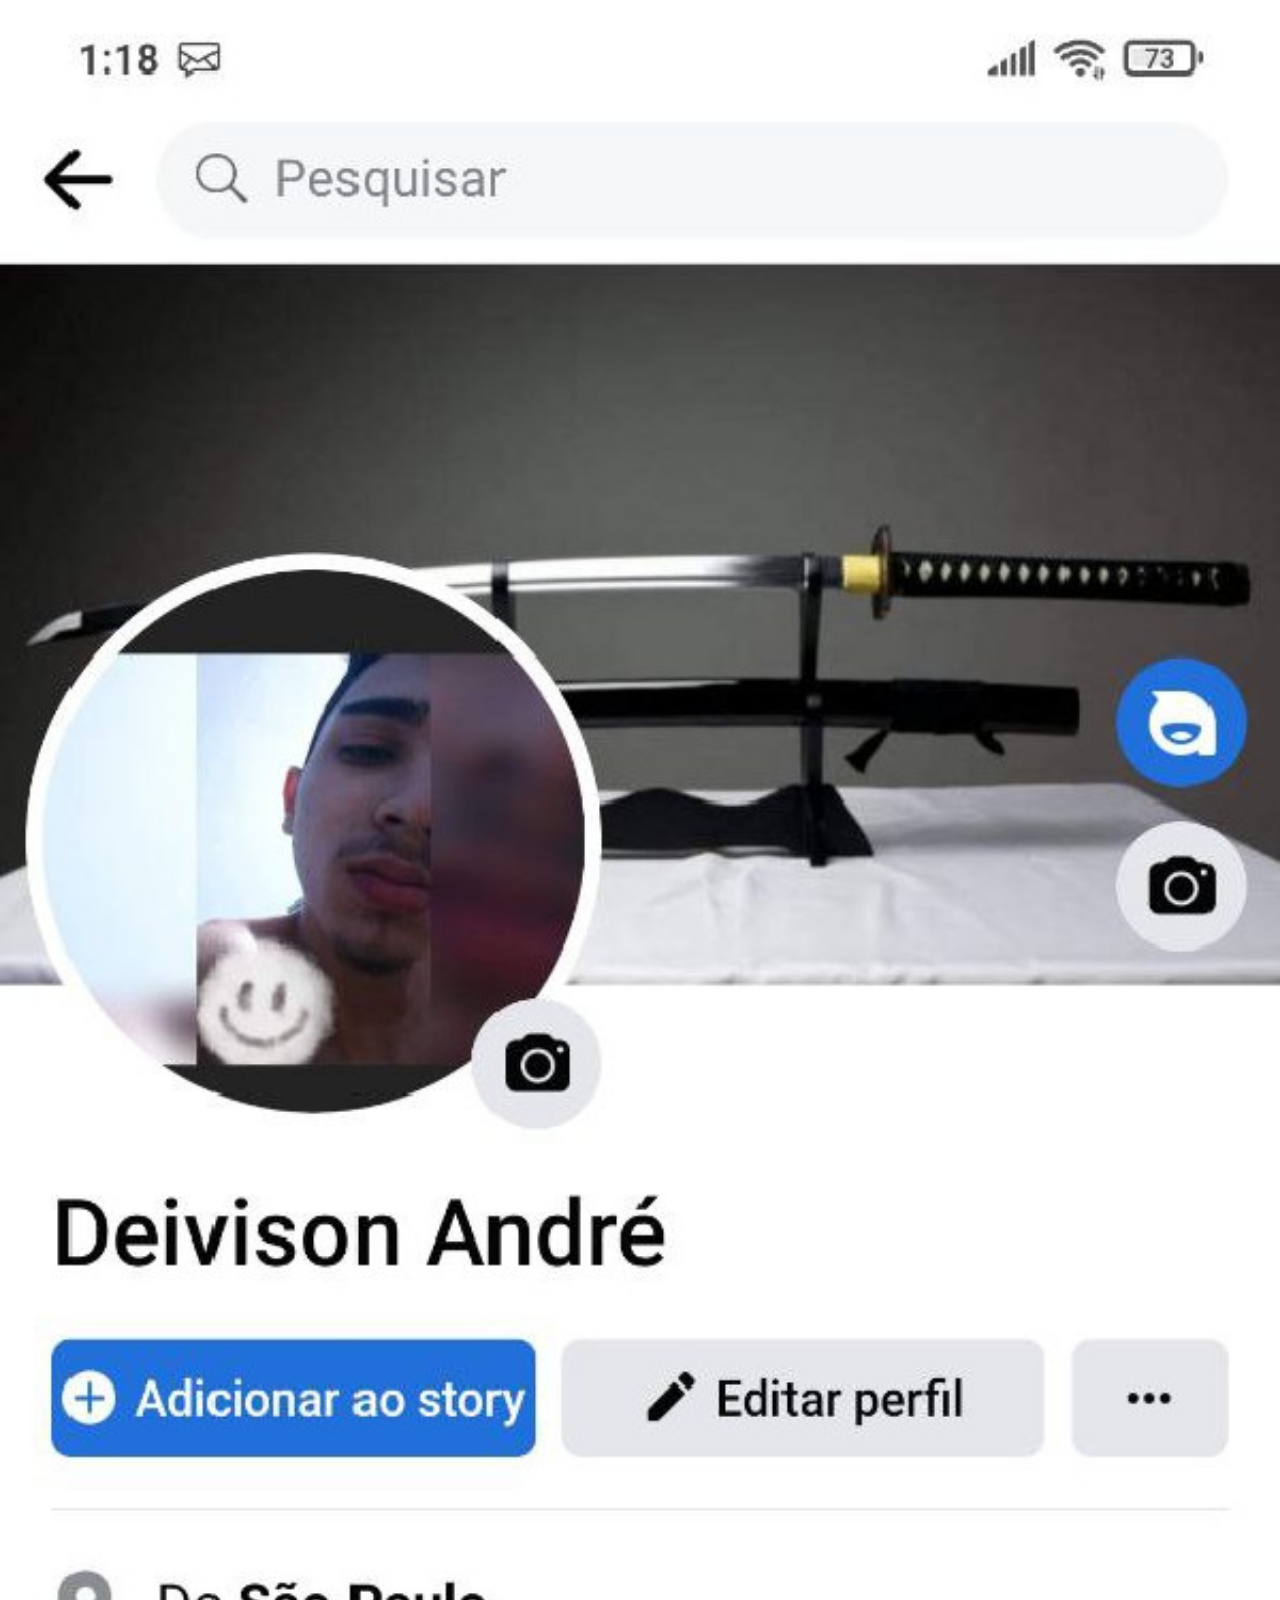
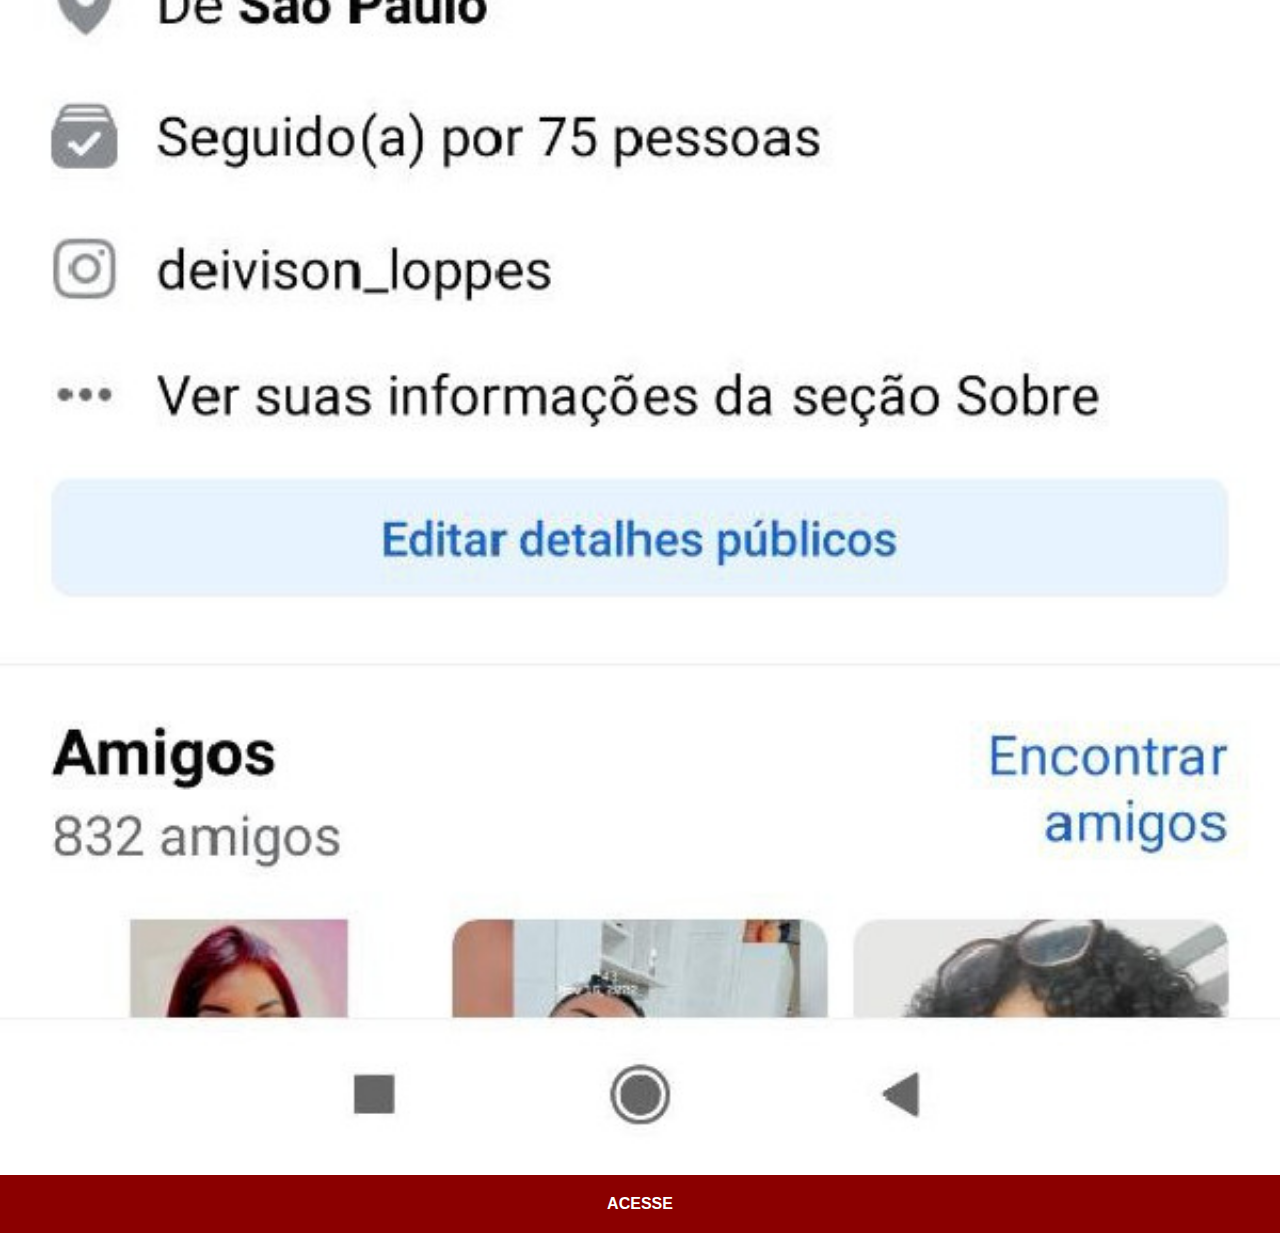
<file: facebook.html>
<!DOCTYPE html>
<html lang="pt-br">
<head>
    <meta charset="UTF-8">
    <meta http-equiv="X-UA-Compatible" content="IE=edge">
    <meta name="viewport" content="width=device-width, initial-scale=1.0">
    <title>Facebook</title>
    <link rel="stylesheet" href="estilos/social.css">
</head>
<body>
    <img src="imagens/tela-facebook.jpg" alt="Facebook">
    <a href="https://www.facebook.com/deivison.costa.7927/" target="_blank">ACESSE</a>
</body>
</html>
</file>
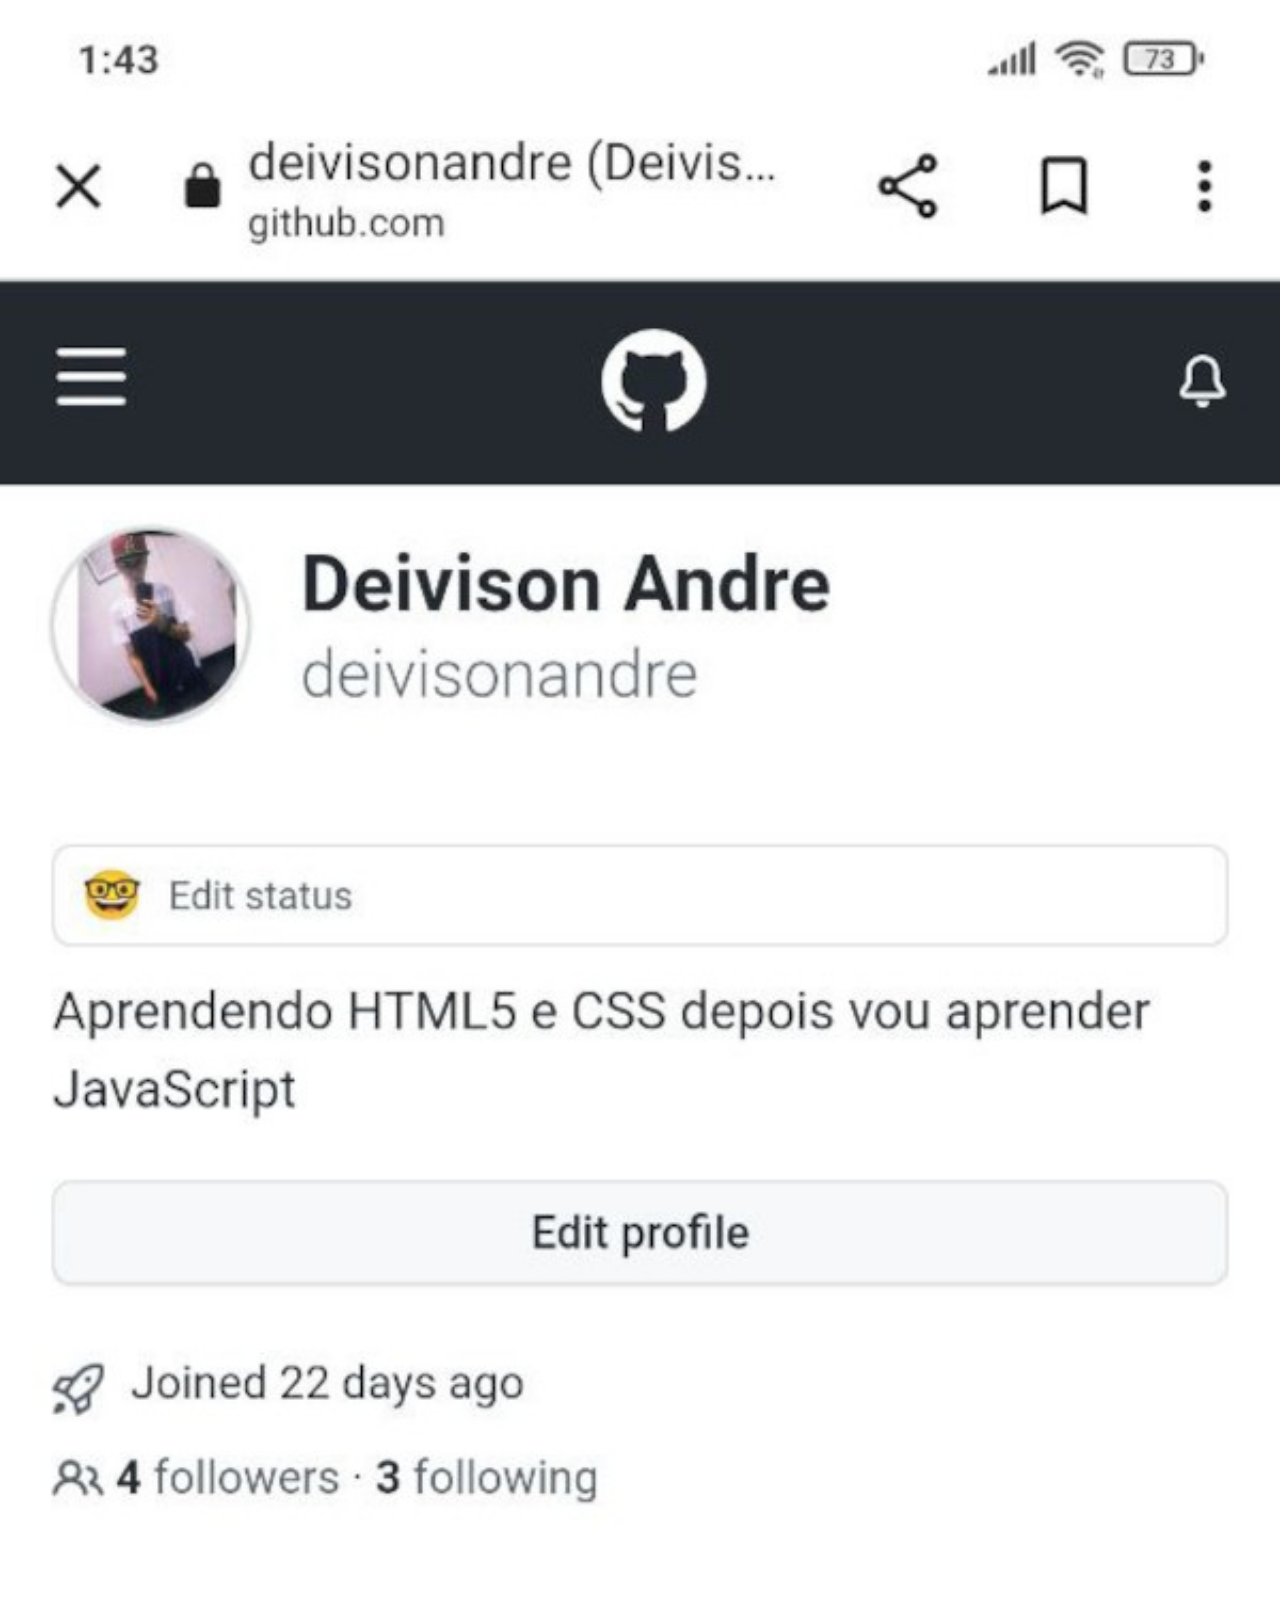
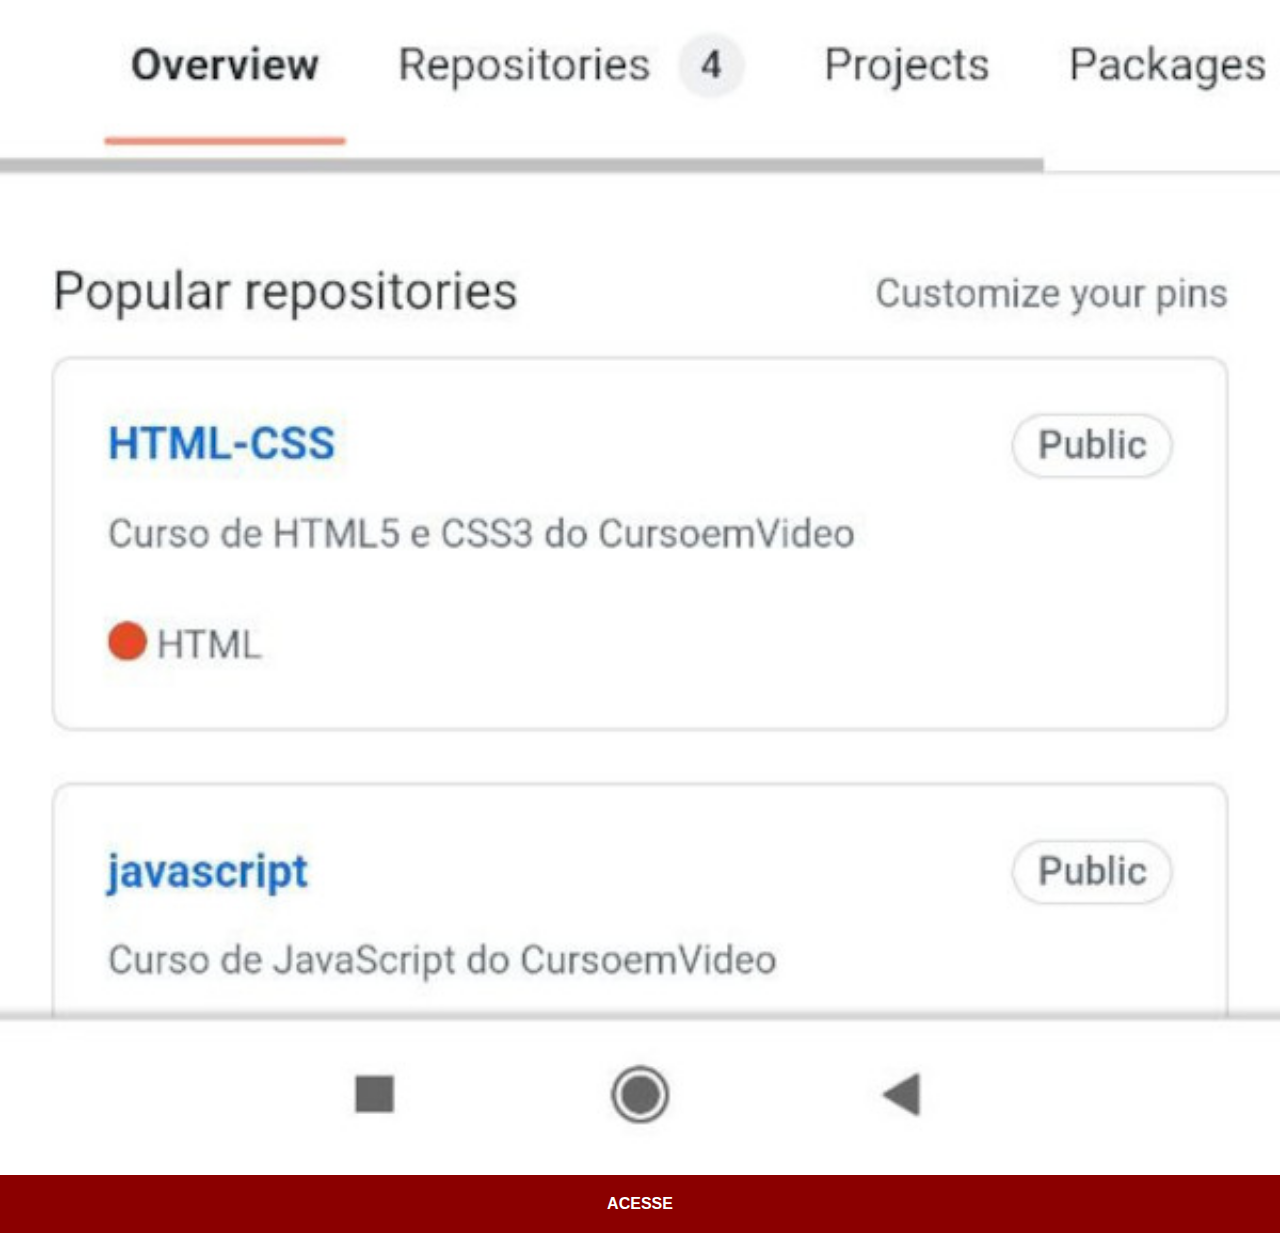
<file: github.html>
<!DOCTYPE html>
<html lang="pt-br">
<head>
    <meta charset="UTF-8">
    <meta http-equiv="X-UA-Compatible" content="IE=edge">
    <meta name="viewport" content="width=device-width, initial-scale=1.0">
    <title>GitHub</title>
    <link rel="stylesheet" href="estilos/social.css">
</head>
<body>
    <img src="imagens/tela-github.jpg" alt="GitHub">
    <a href="https://github.com/deivisonandre" target="_blank">ACESSE</a>
</body>
</html>
</file>
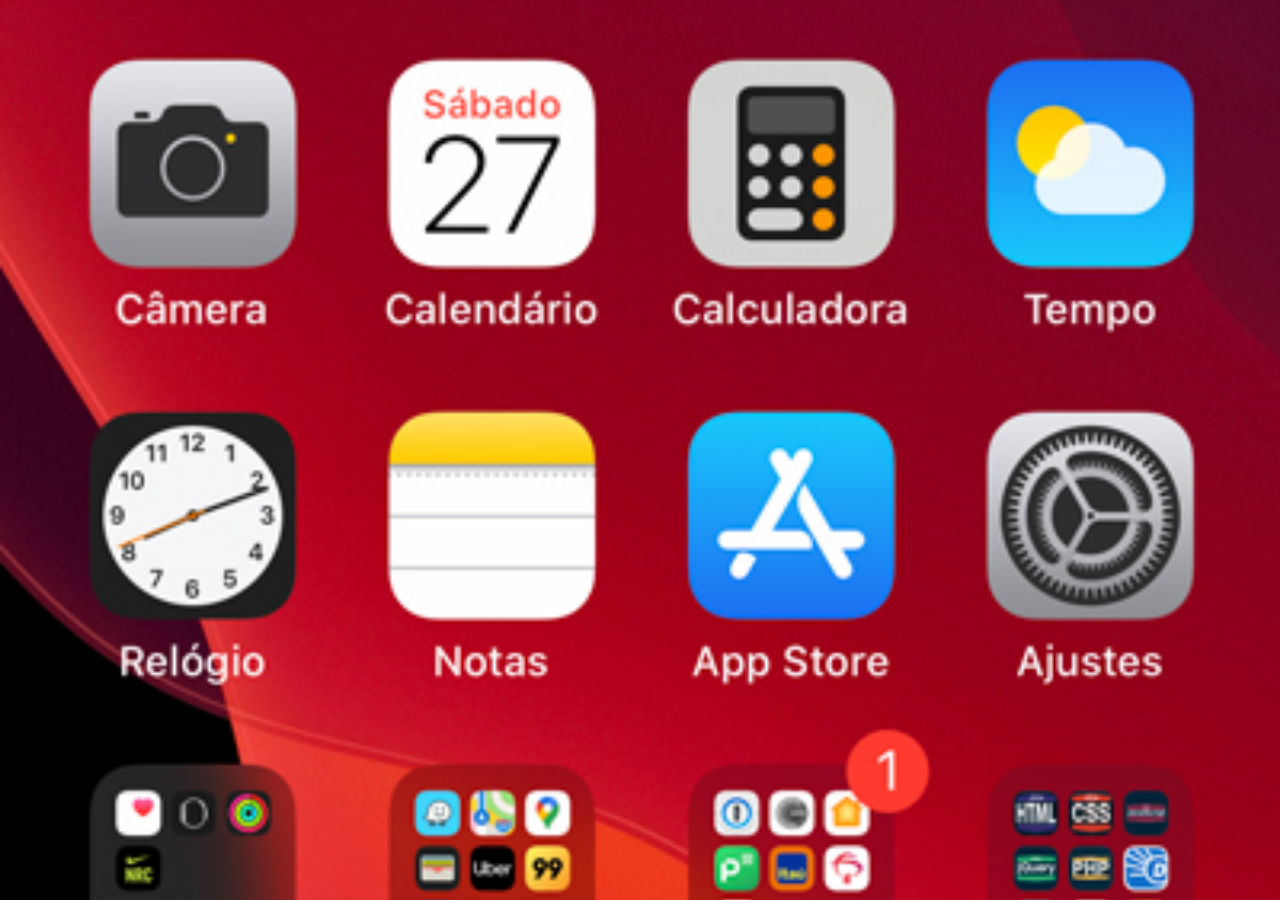
<file: home.html>
<!DOCTYPE html>
<html lang="pt-br">
<head>
    <meta charset="UTF-8">
    <meta http-equiv="X-UA-Compatible" content="IE=edge">
    <meta name="viewport" content="width=device-width, initial-scale=1.0">
    <title>Home</title>
</head>
<style>
    * {
        margin: 0px;
        padding: 0px;
    }

    body {
        width: 100vh;
        height: 100vh;
    }

    body {
        width: 100vw;
        height: 100vh;
        background: black url('imagens/tela-home.jpg') no-repeat top center;
        background-size: cover;
    }
</style>
<body>
    
</body>
</html>
</file>
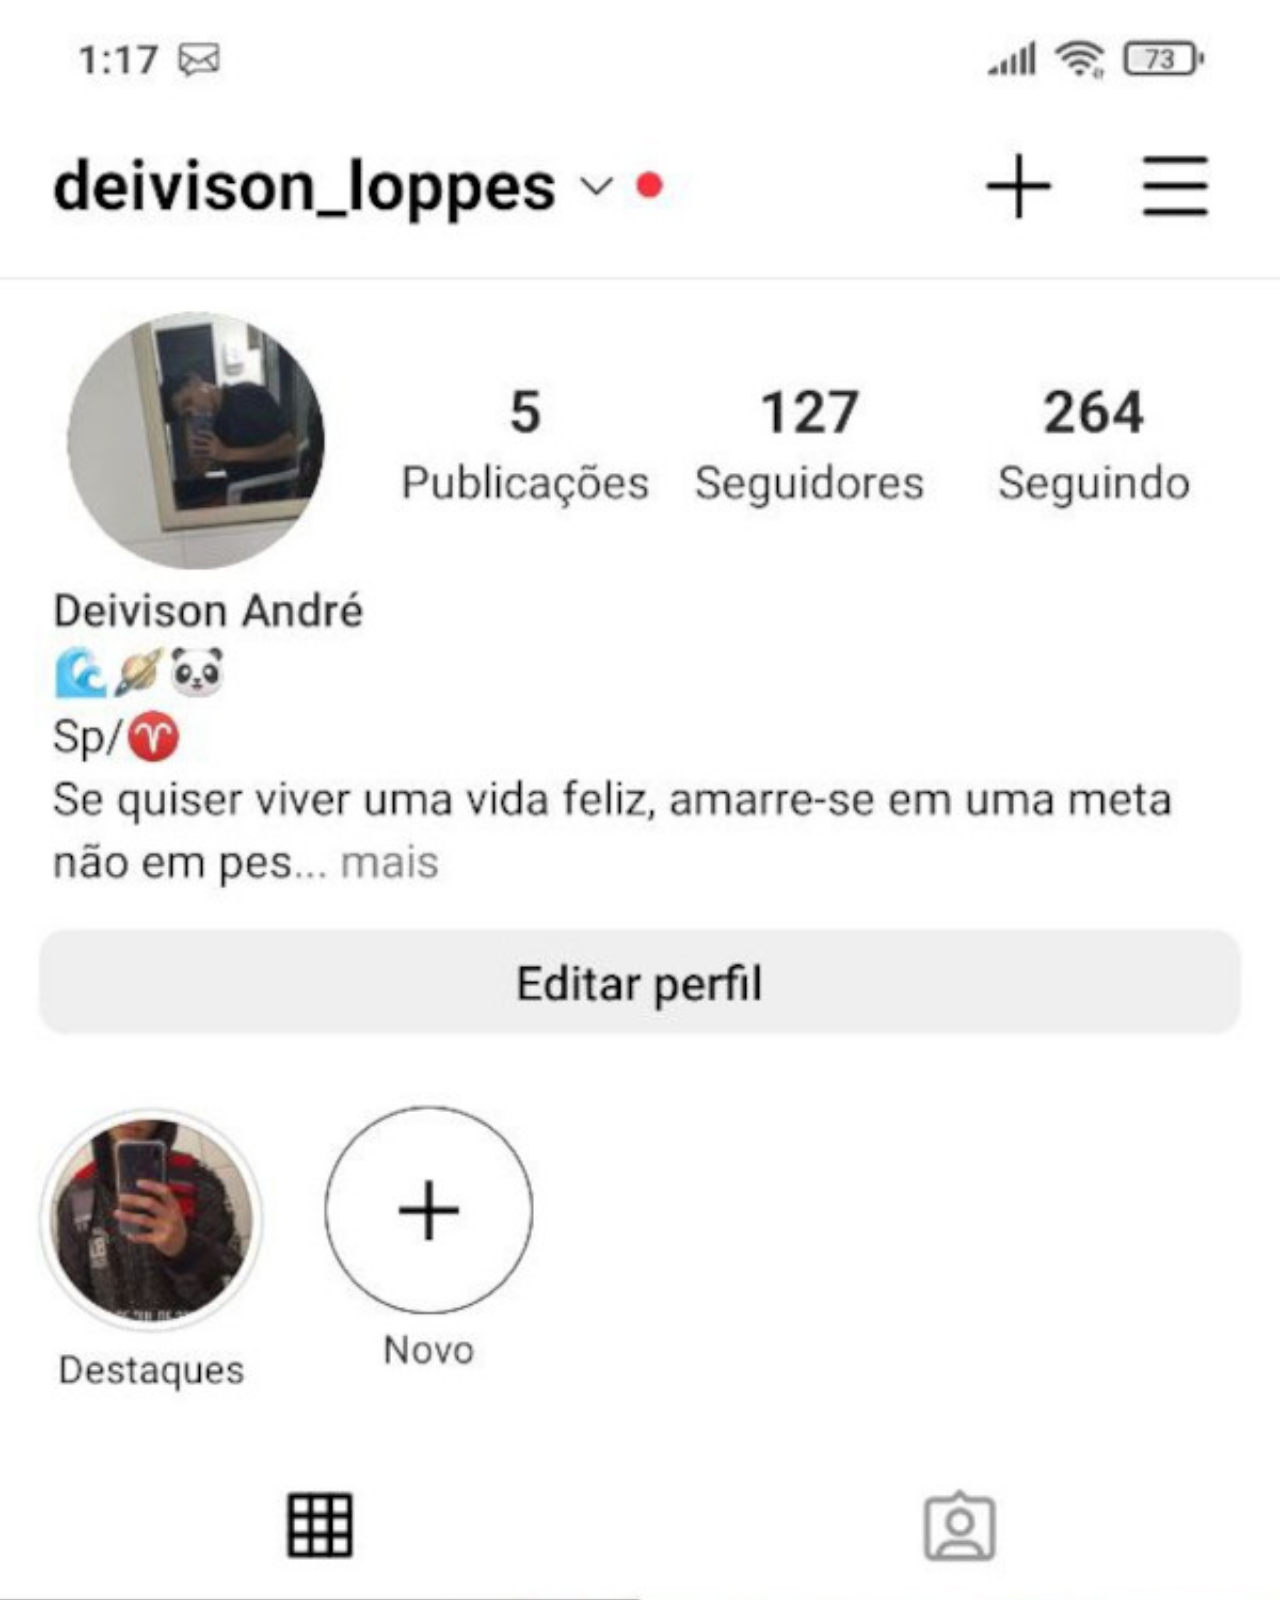
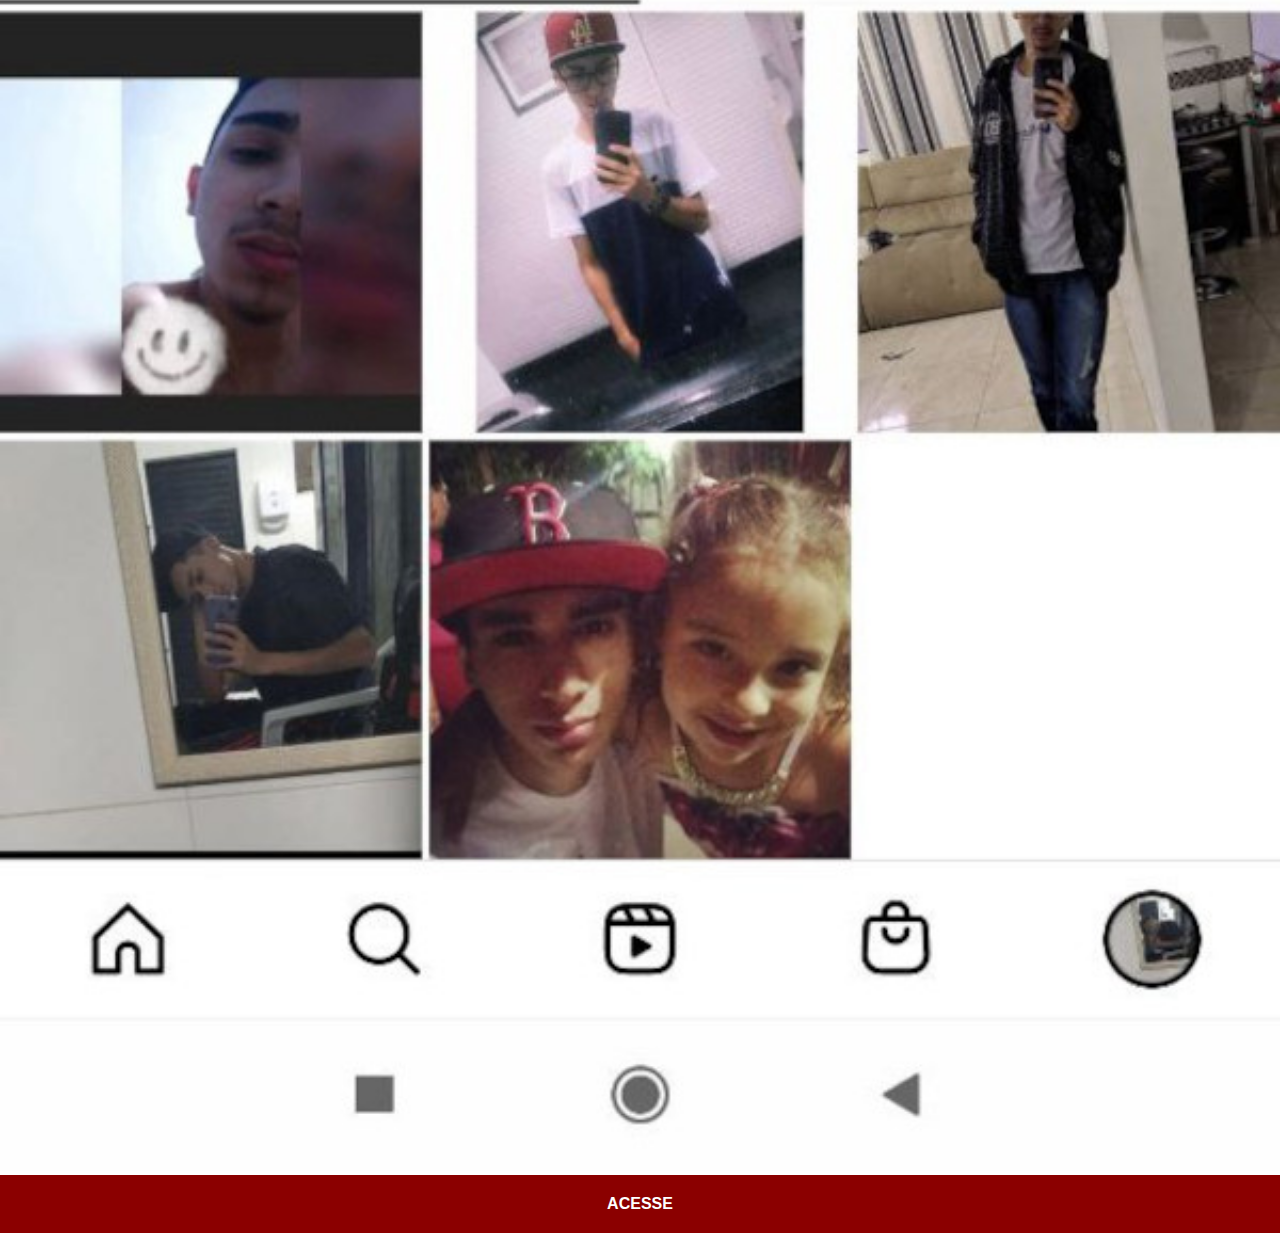
<file: instagram.html>
<!DOCTYPE html>
<html lang="pt-br">
<head>
    <meta charset="UTF-8">
    <meta http-equiv="X-UA-Compatible" content="IE=edge">
    <meta name="viewport" content="width=device-width, initial-scale=1.0">
    <title>Instagram</title>
    <link rel="stylesheet" href="estilos/social.css">
</head>
<body>
    <img src="imagens/tela-instagram.jpg" alt="Instagram">
    <a href="https://www.instagram.com/deivison_loppes/" target="_blank">ACESSE</a>
</body>
</html>
</file>
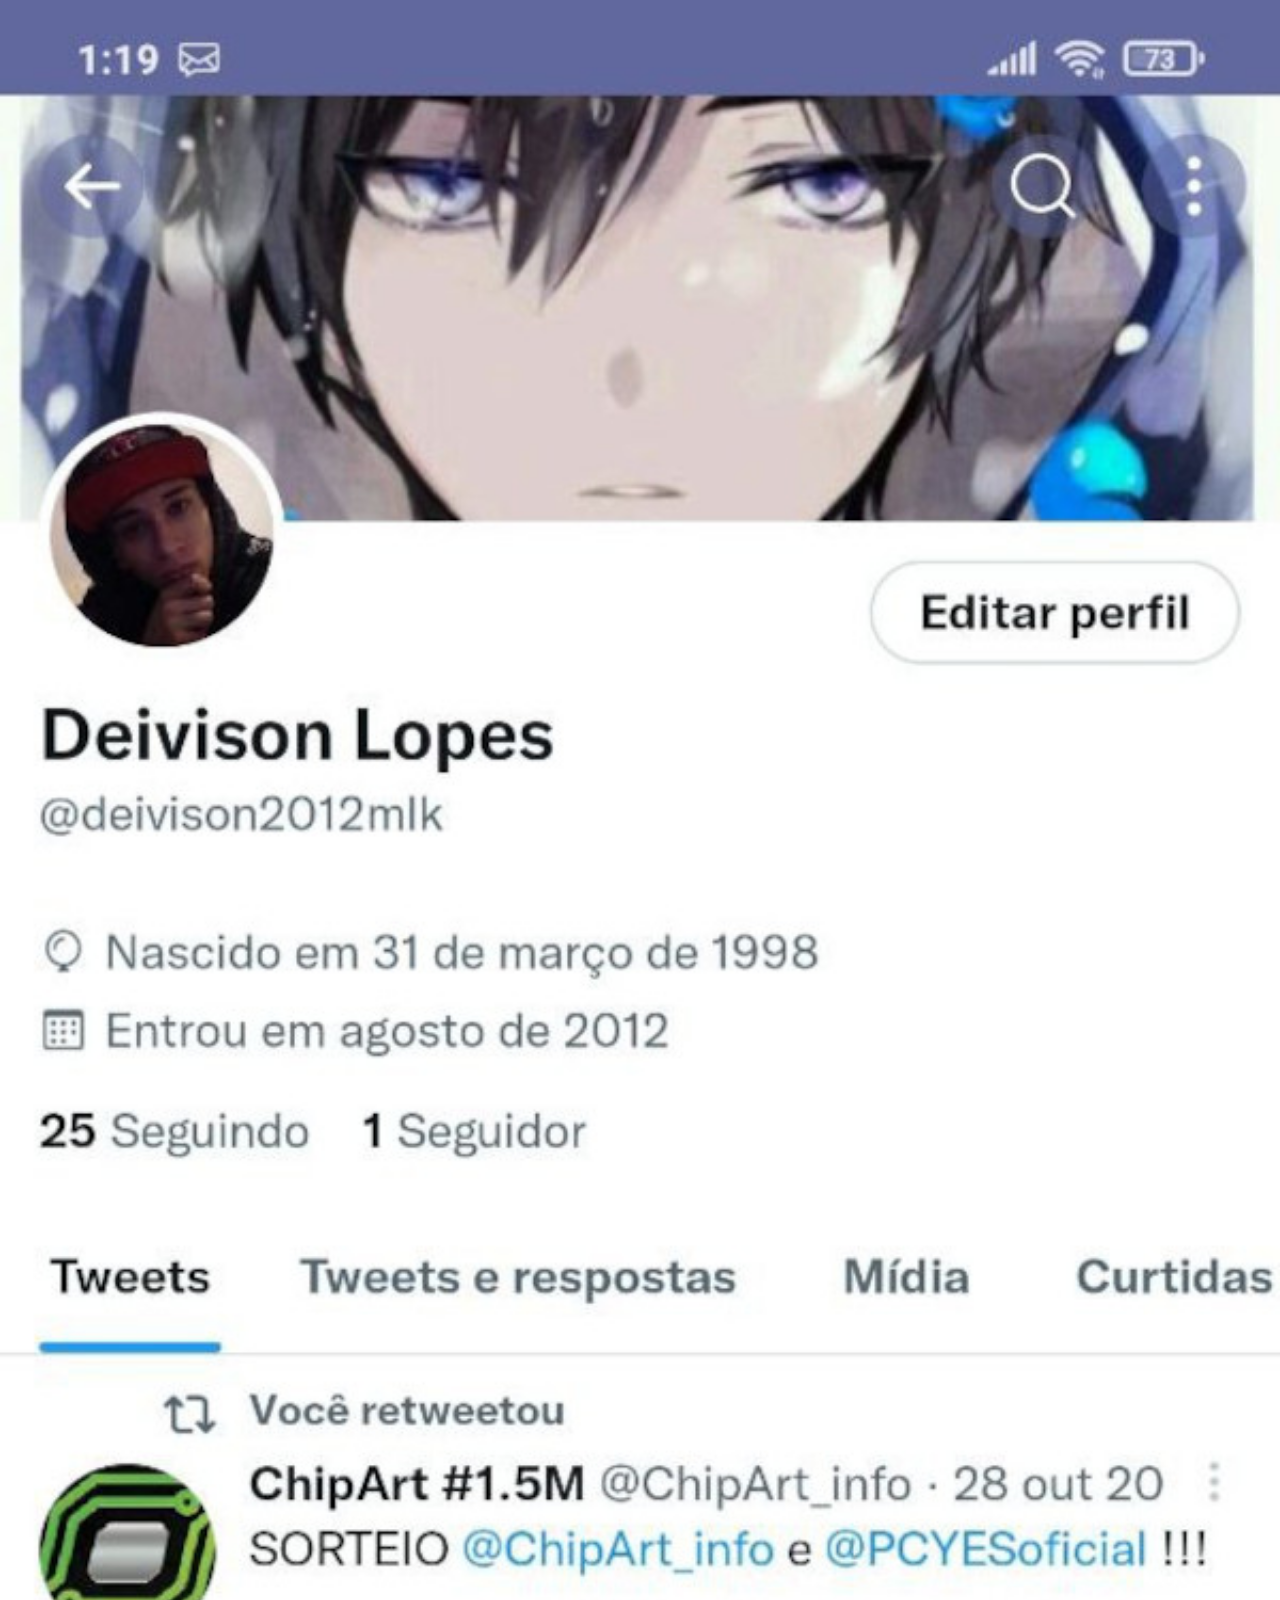
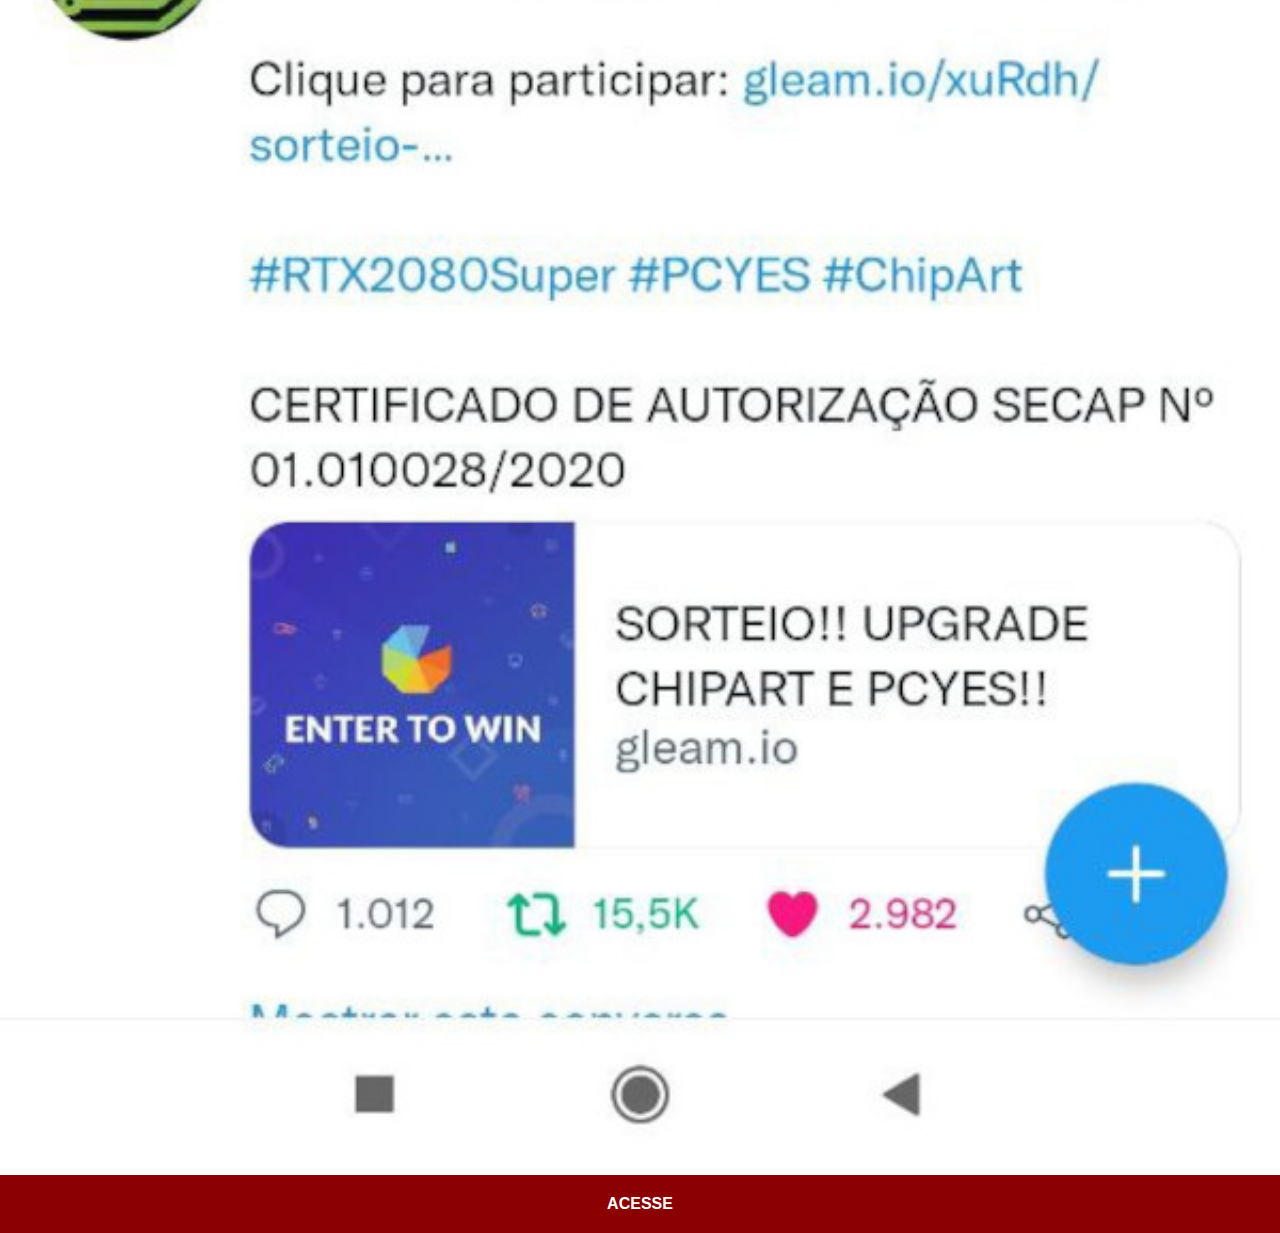
<file: twitter.html>
<!DOCTYPE html>
<html lang="pt-br">
<head>
    <meta charset="UTF-8">
    <meta http-equiv="X-UA-Compatible" content="IE=edge">
    <meta name="viewport" content="width=device-width, initial-scale=1.0">
    <title>Twitter</title>
    <link rel="stylesheet" href="estilos/social.css">
</head>
<body>
    <img src="imagens/tela-twitter.jpg" alt="Twitter">
    <a href="https://twitter.com/deivison2012mlk" target="_blank">ACESSE</a>
</body>
</html>
</file>
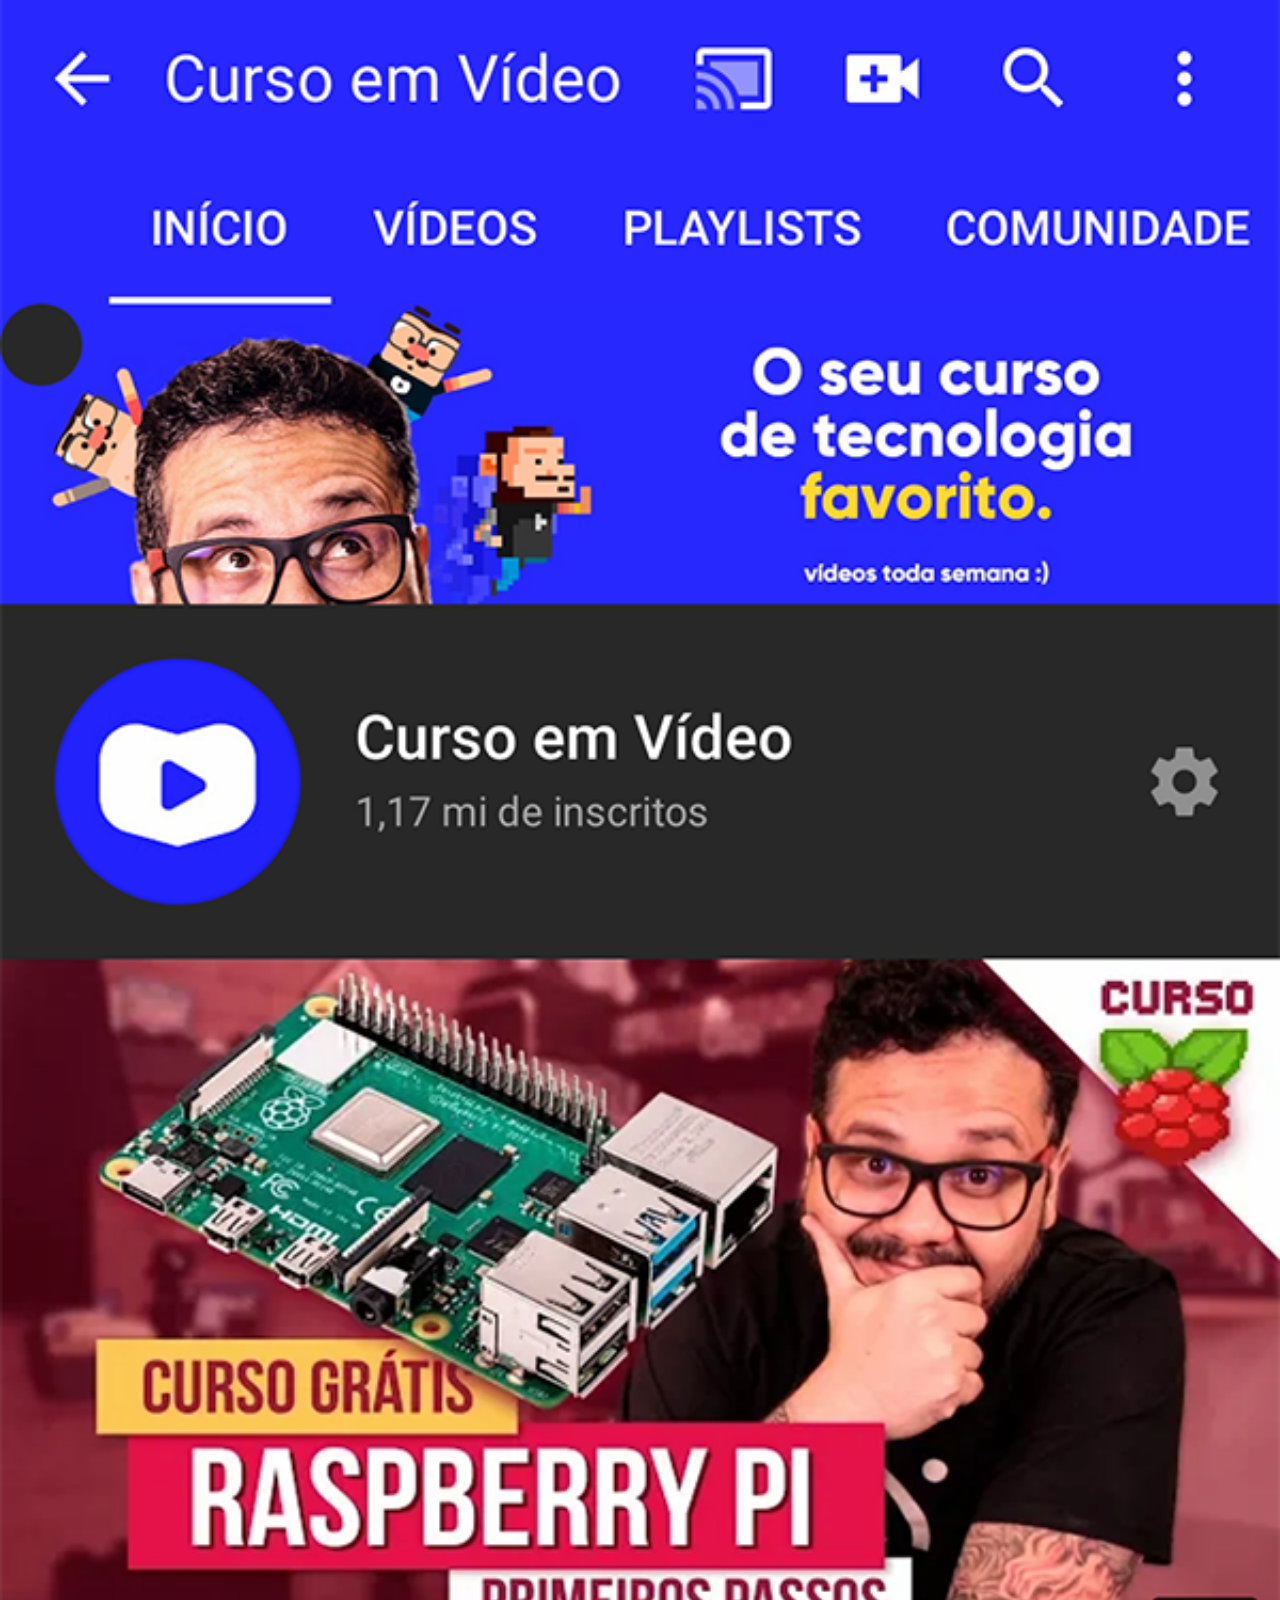
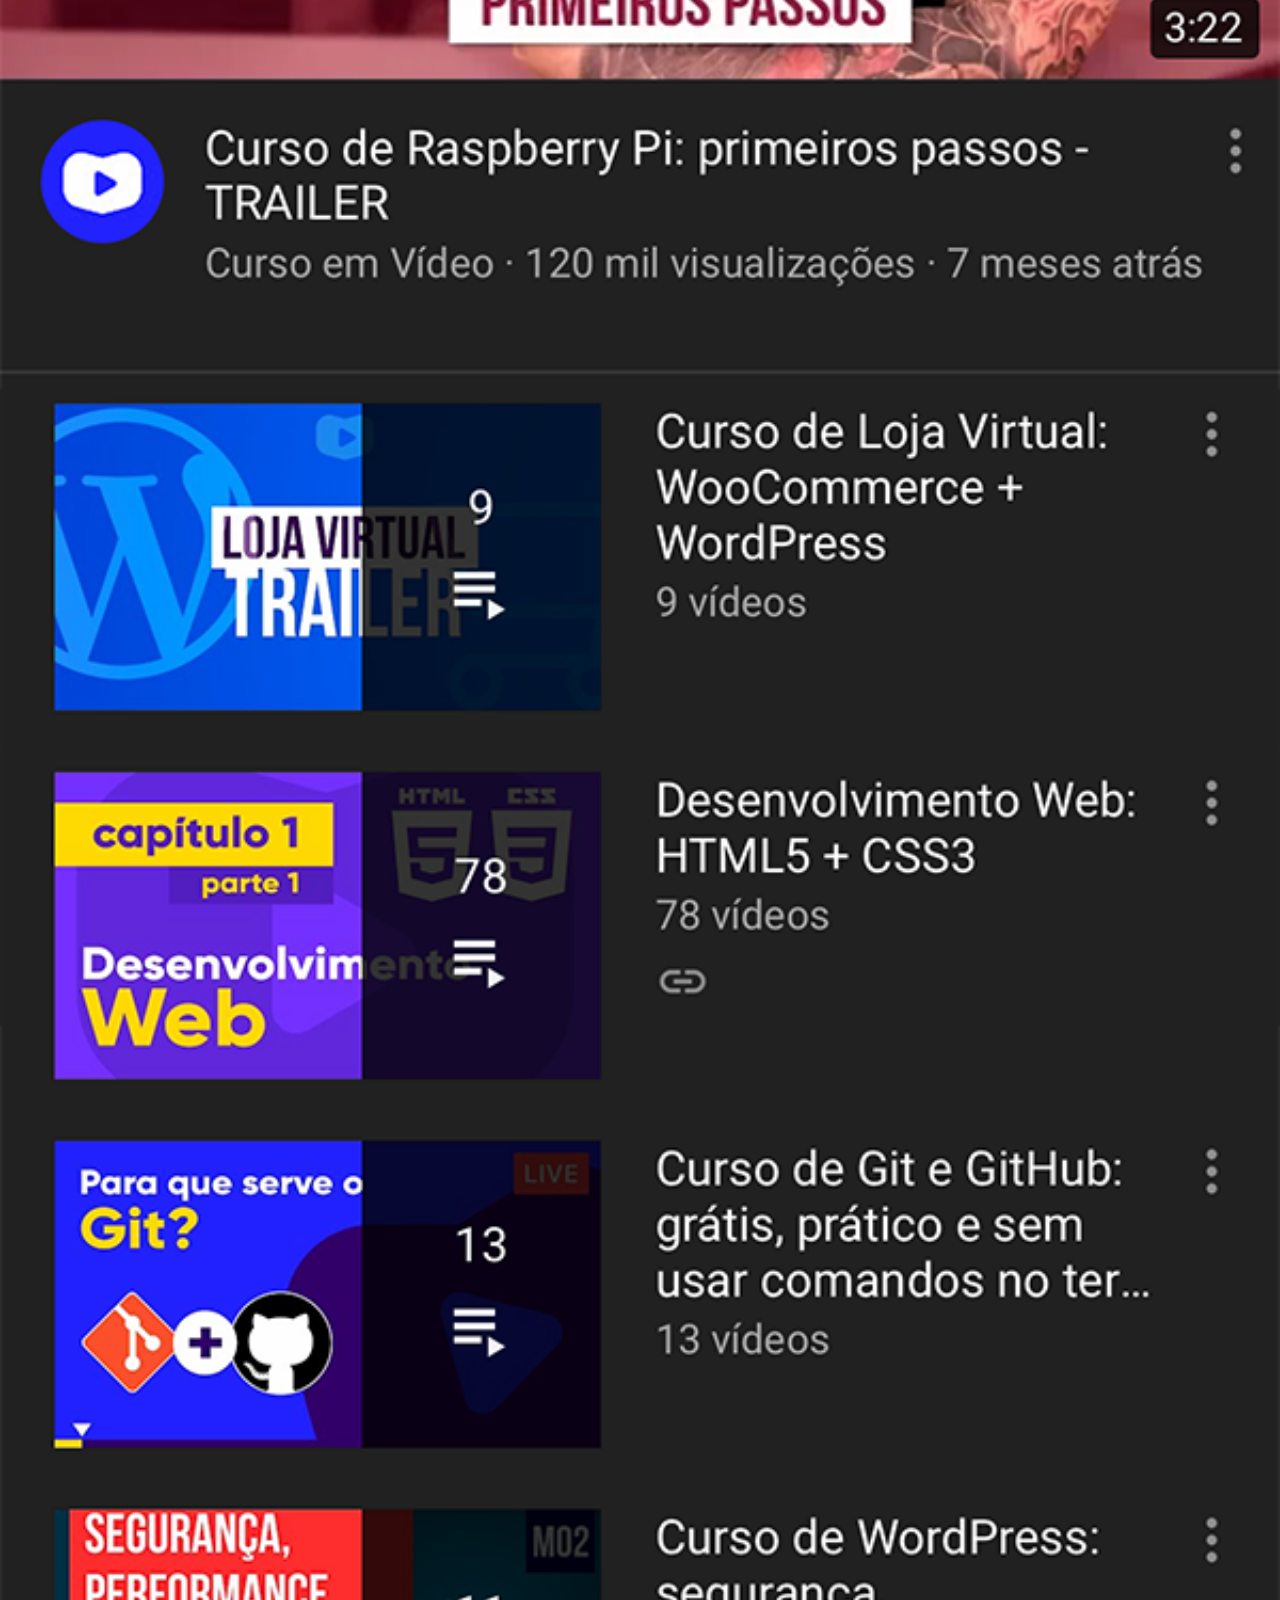
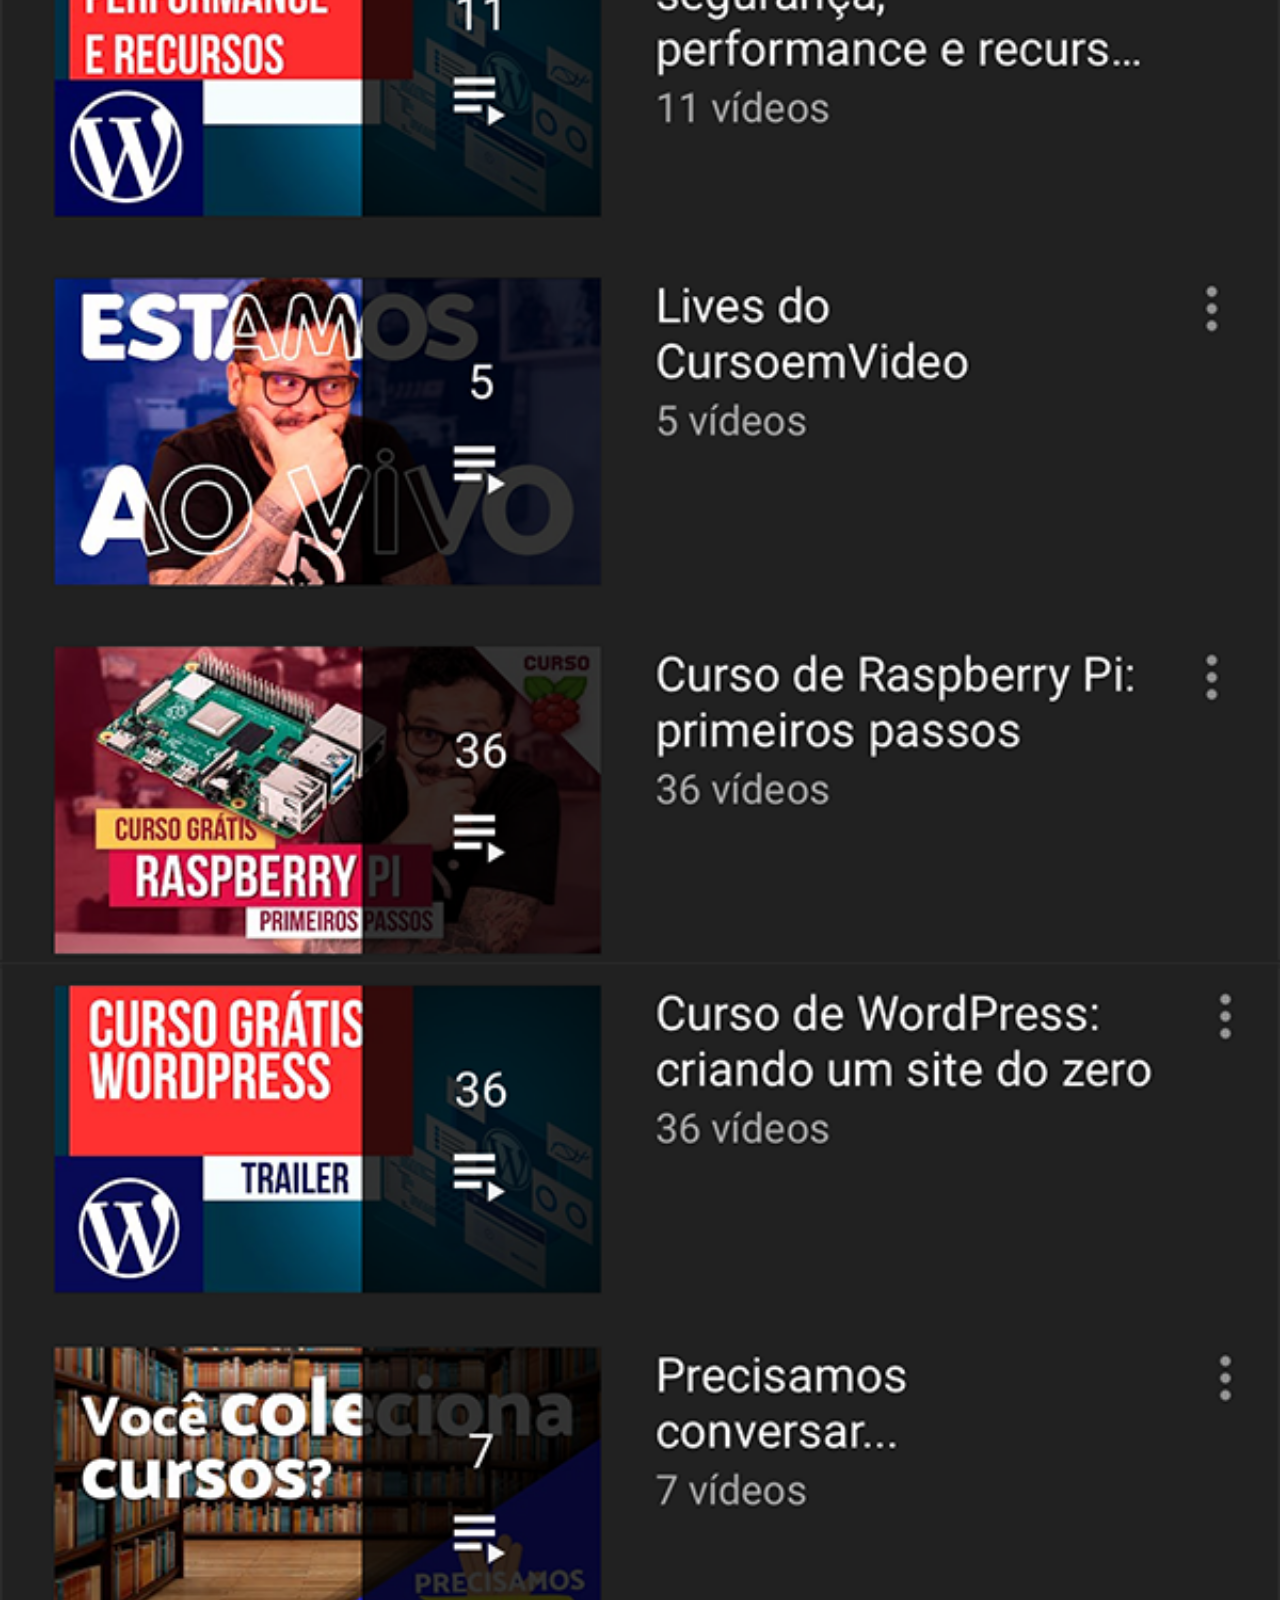
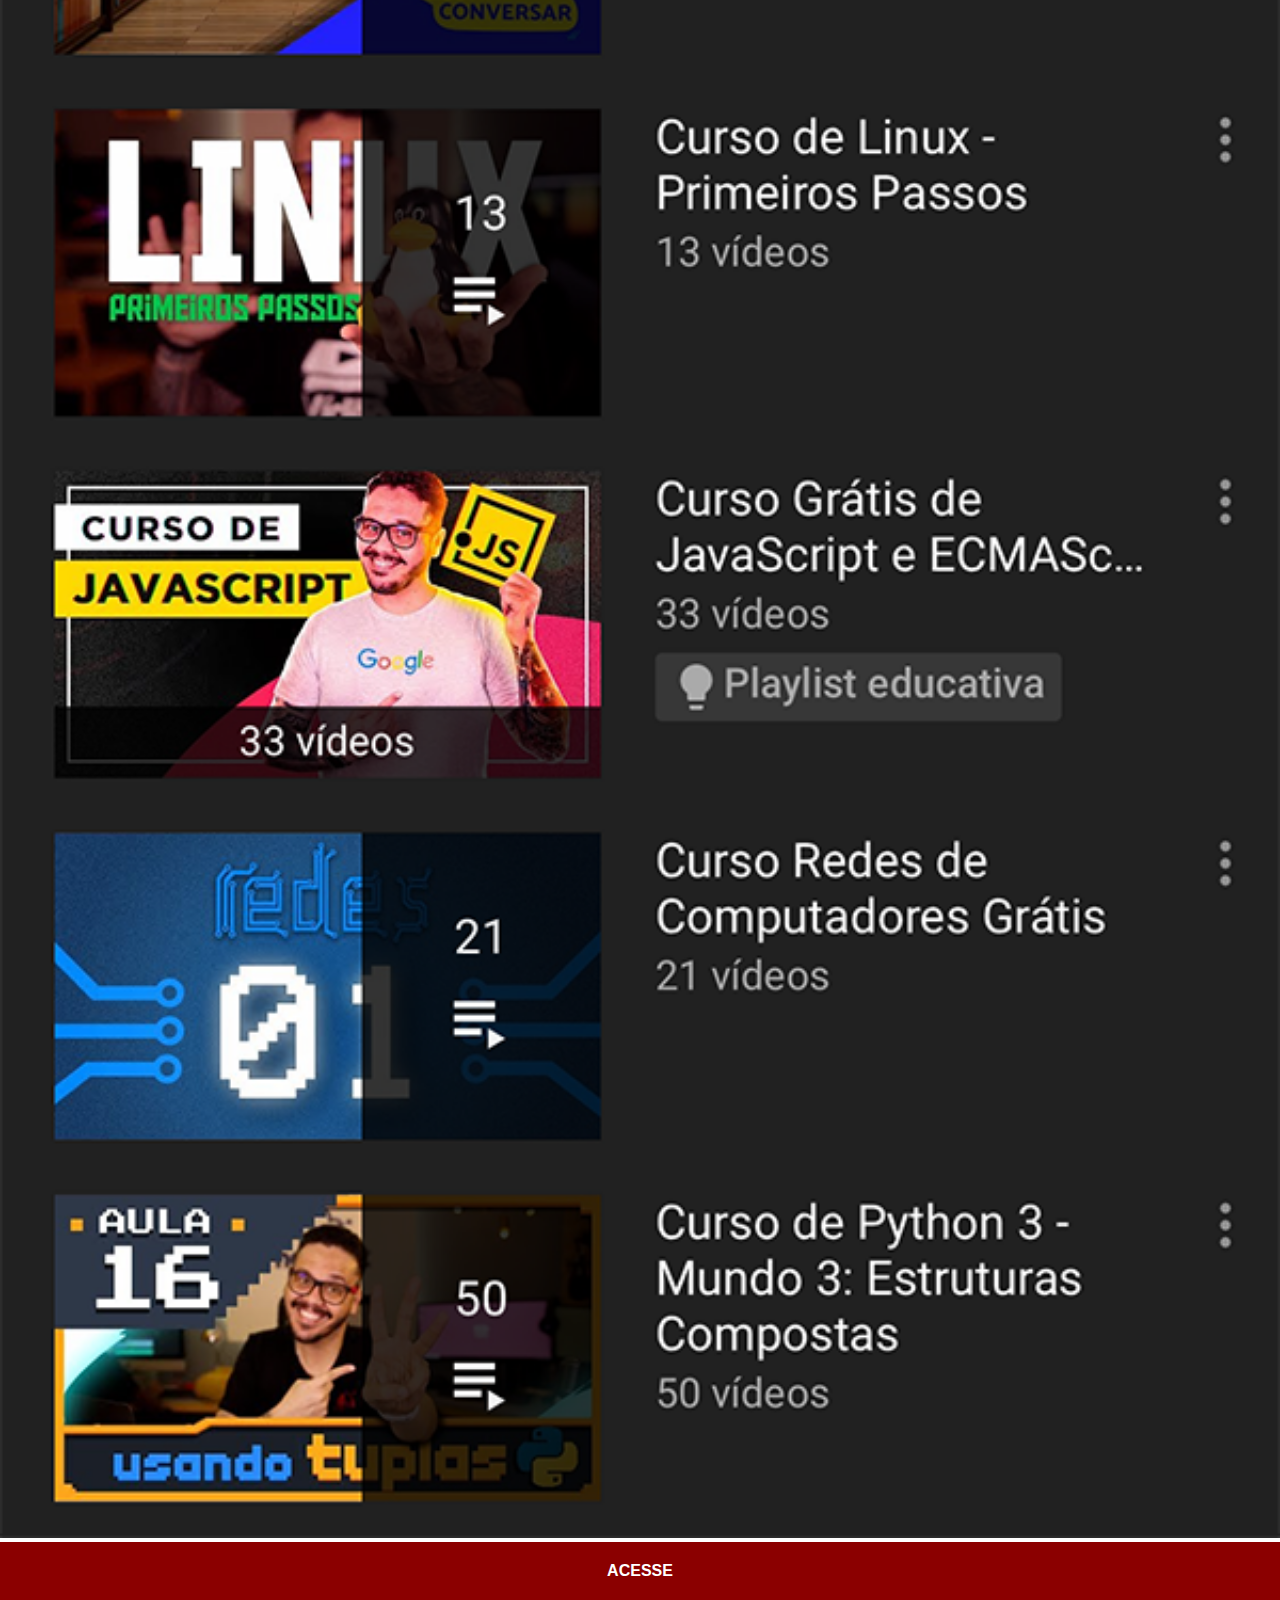
<file: youtube.html>
<!DOCTYPE html>
<html lang="pt-br">
<head>
    <meta charset="UTF-8">
    <meta http-equiv="X-UA-Compatible" content="IE=edge">
    <meta name="viewport" content="width=device-width, initial-scale=1.0">
    <title>YouTube</title>
    <link rel="stylesheet" href="estilos/social.css">
</head>
<body>
    <img src="imagens/tela-youtube.png" alt="YouTube">
    <a href="#"  target="_blank">ACESSE</a>
</body>
</html>
</file>
<file: estilos/social.css>
@charset "UTF-8";

        * {
            margin: 0px;
            padding: 0px;
            font-family: Arial, Helvetica, sans-serif;
        }

        ::-webkit-scrollbar {
            width: 0px;
            height: 0px;
        }

        img {
            width: 100vw;

        }
        a {
            display: block;
            background-color: darkred;
            color: white;
            padding: 20px;
            text-align: center;
            font-weight: bolder;
            text-decoration: none;
        }

        a:hover {
            background-color: red;
        }
</file>
